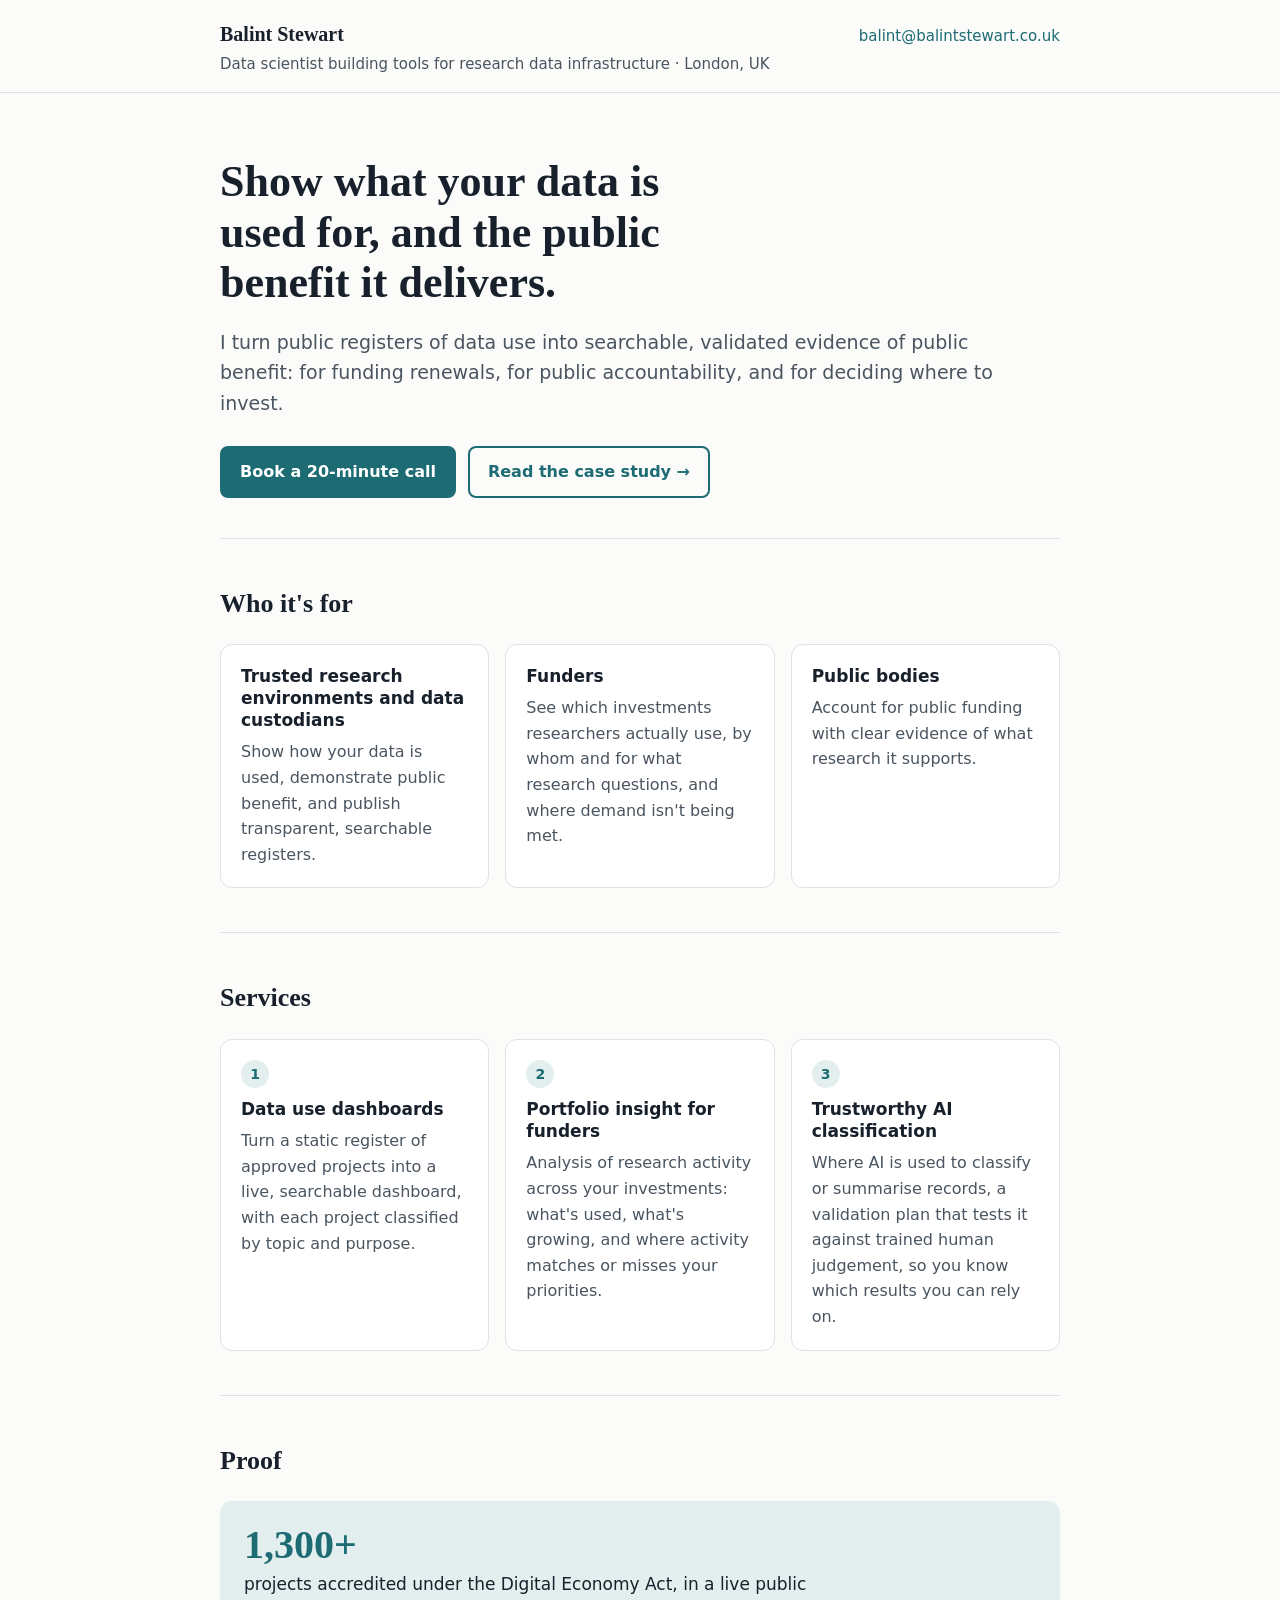
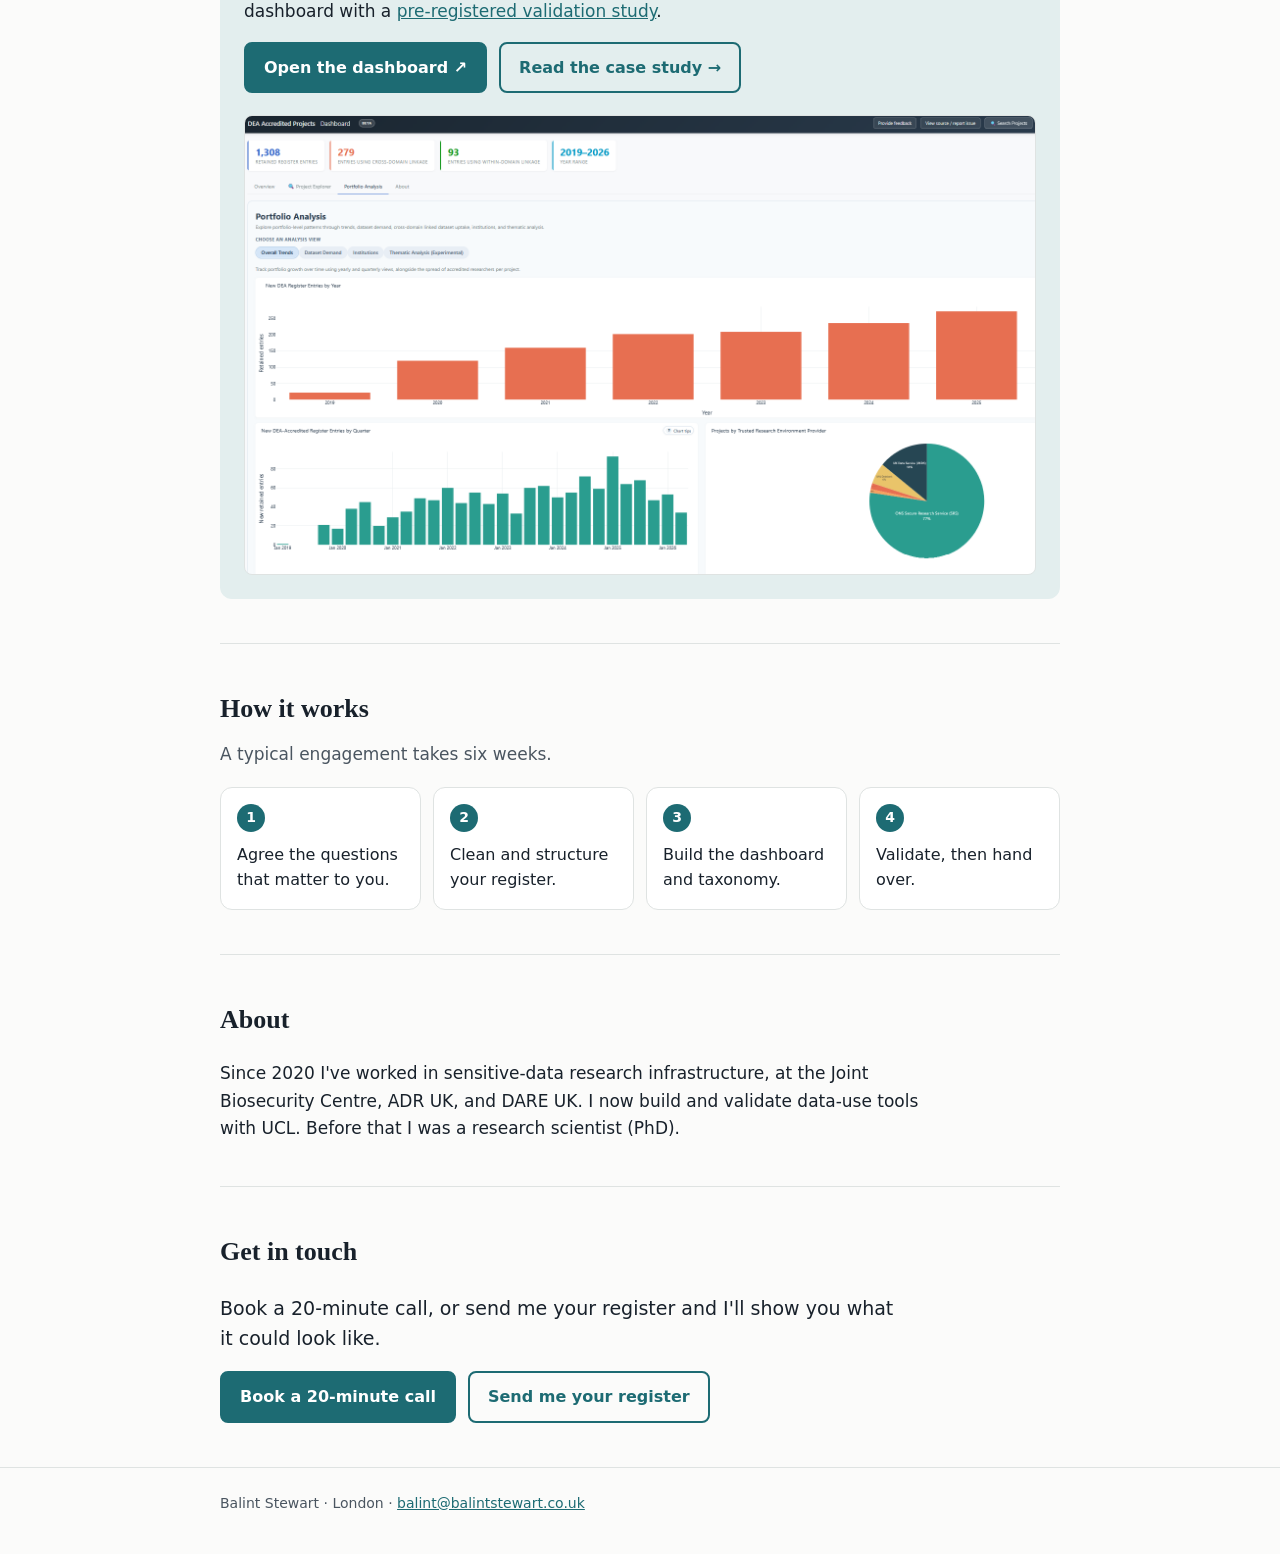
<file: index.html>
<!doctype html>
<html lang="en-GB">
<head>
<meta charset="utf-8">
<meta name="viewport" content="width=device-width, initial-scale=1">
<title>Balint Stewart | Data use evidence for research data infrastructure</title>
<meta name="description" content="Searchable, validated evidence of what your data is used for and the public benefit it delivers. Dashboards and analysis for trusted research environments, data custodians, funders and public bodies.">
<meta property="og:title" content="Balint Stewart | Data use evidence for research data infrastructure">
<meta property="og:description" content="Searchable, validated evidence of what your data is used for and the public benefit it delivers.">
<meta property="og:type" content="website">
<meta name="theme-color" content="#fbfbfa">
<link rel="stylesheet" href="style.css?v=3">
</head>
<body>

<header class="top">
  <div class="wrap">
    <div>
      <p class="name">Balint Stewart</p>
      <p class="role">Data scientist building tools for research data infrastructure · London, UK</p>
    </div>
    <div class="contact"><a href="mailto:balint@balintstewart.co.uk">balint@balintstewart.co.uk</a></div>
  </div>
</header>

<main class="wrap">

  <div class="hero">
    <h1>Show what your data is used for, and the public benefit it delivers.</h1>
    <p>I turn public registers of data use into searchable, validated evidence of public benefit: for funding renewals, for public accountability, and for deciding where to invest.</p>
    <div class="btns">
      <a class="btn primary" href="mailto:balint@balintstewart.co.uk?subject=20-minute%20call">Book a 20-minute call</a>
      <a class="btn ghost" href="case-study.html">Read the case study →</a>
    </div>
  </div>

  <section>
    <h2>Who it's for</h2>
    <div class="grid">
      <div class="card">
        <h3>Trusted research environments and data custodians</h3>
        <p>Show how your data is used, demonstrate public benefit, and publish transparent, searchable registers.</p>
      </div>
      <div class="card">
        <h3>Funders</h3>
        <p>See which investments researchers actually use, by whom and for what research questions, and where demand isn't being met.</p>
      </div>
      <div class="card">
        <h3>Public bodies</h3>
        <p>Account for public funding with clear evidence of what research it supports.</p>
      </div>
    </div>
  </section>

  <section>
    <h2>Services</h2>
    <div class="grid">
      <div class="card">
        <span class="num">1</span>
        <h3>Data use dashboards</h3>
        <p>Turn a static register of approved projects into a live, searchable dashboard, with each project classified by topic and purpose.</p>
      </div>
      <div class="card">
        <span class="num">2</span>
        <h3>Portfolio insight for funders</h3>
        <p>Analysis of research activity across your investments: what's used, what's growing, and where activity matches or misses your priorities.</p>
      </div>
      <div class="card">
        <span class="num">3</span>
        <h3>Trustworthy AI classification</h3>
        <p>Where AI is used to classify or summarise records, a validation plan that tests it against trained human judgement, so you know which results you can rely on.</p>
      </div>
    </div>
  </section>

  <section>
    <h2>Proof</h2>
    <div class="proof">
      <div class="proof-head">
        <div>
          <div class="stat">1,300+</div>
          <p>projects accredited under the Digital Economy Act, in a live public dashboard with a <a href="https://osf.io/3hsnj/overview">pre-registered validation study</a>.</p>
        </div>
        <div class="btns">
          <a class="btn primary" href="https://adr-dea-project.onrender.com/">Open the dashboard ↗</a>
          <a class="btn ghost" href="case-study.html">Read the case study →</a>
        </div>
      </div>
      <a class="shot" href="https://adr-dea-project.onrender.com/"><img src="dashboard.png" alt="The DEA Accredited Projects dashboard, Portfolio Analysis view: new register entries by year, new entries by quarter from 2019 to 2026, and a breakdown of projects by Trusted Research Environment provider." width="1612" height="934"></a>
    </div>
  </section>

  <section>
    <h2>How it works</h2>
    <p class="lead">A typical engagement takes six weeks.</p>
    <ol class="steps">
      <li>Agree the questions that matter to you.</li>
      <li>Clean and structure your register.</li>
      <li>Build the dashboard and taxonomy.</li>
      <li>Validate, then hand over.</li>
    </ol>
  </section>

  <section class="text">
    <h2>About</h2>
    <p>Since 2020 I've worked in sensitive-data research infrastructure, at the Joint Biosecurity Centre, ADR UK, and DARE UK. I now build and validate data-use tools with UCL. Before that I was a research scientist (PhD).</p>
  </section>

  <section class="cta">
    <h2>Get in touch</h2>
    <p>Book a 20-minute call, or send me your register and I'll show you what it could look like.</p>
    <div class="btns">
      <a class="btn primary" href="mailto:balint@balintstewart.co.uk?subject=20-minute%20call">Book a 20-minute call</a>
      <a class="btn ghost" href="mailto:balint@balintstewart.co.uk?subject=Our%20data%20use%20register">Send me your register</a>
    </div>
  </section>

</main>

<footer>
  <div class="wrap">Balint Stewart · London · <a href="mailto:balint@balintstewart.co.uk">balint@balintstewart.co.uk</a></div>
</footer>

</body>
</html>
</file>
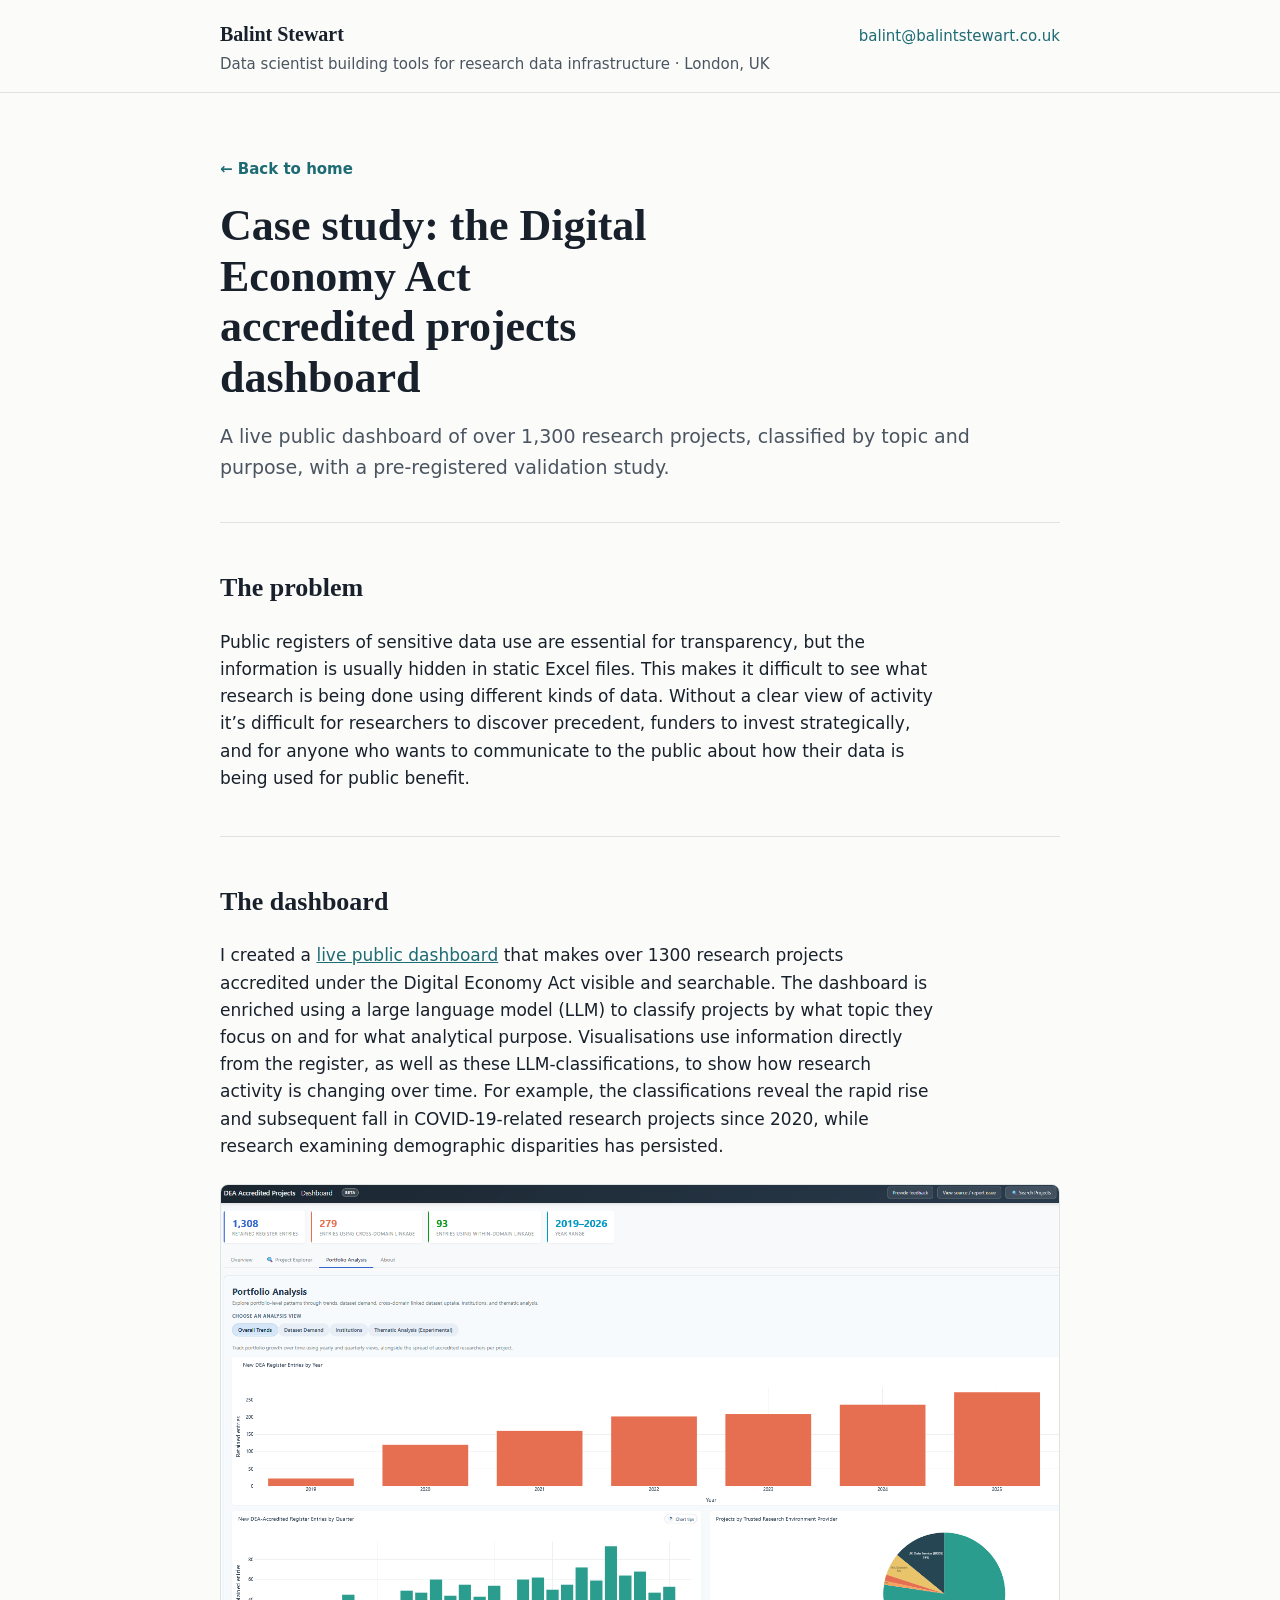
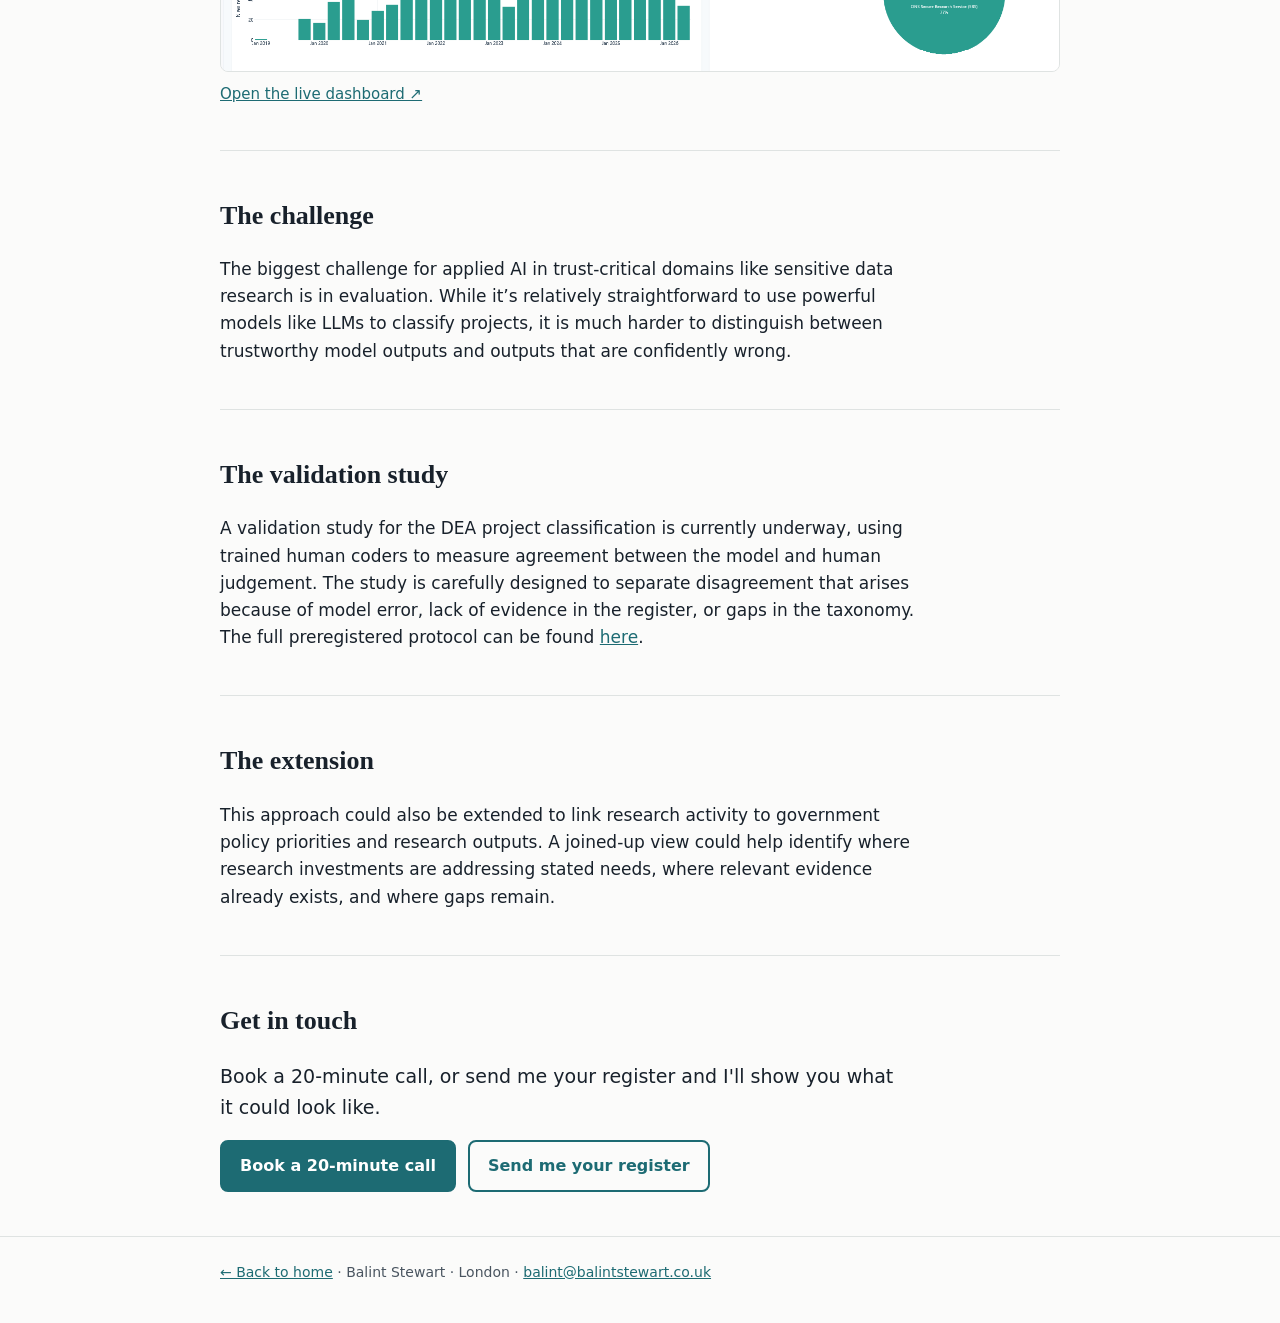
<file: case-study.html>
<!doctype html>
<html lang="en-GB">
<head>
<meta charset="utf-8">
<meta name="viewport" content="width=device-width, initial-scale=1">
<title>Case study: DEA accredited projects dashboard | Balint Stewart</title>
<meta name="description" content="A live public dashboard of over 1,300 research projects accredited under the Digital Economy Act, classified by topic and purpose, with a pre-registered validation study.">
<meta property="og:title" content="Case study: DEA accredited projects dashboard">
<meta property="og:description" content="A live public dashboard of over 1,300 research projects accredited under the Digital Economy Act, classified by topic and purpose, with a pre-registered validation study.">
<meta property="og:type" content="article">
<meta name="theme-color" content="#fbfbfa">
<link rel="stylesheet" href="style.css?v=3">
</head>
<body>

<header class="top">
  <div class="wrap">
    <div>
      <p class="name"><a href="./">Balint Stewart</a></p>
      <p class="role">Data scientist building tools for research data infrastructure · London, UK</p>
    </div>
    <div class="contact"><a href="mailto:balint@balintstewart.co.uk">balint@balintstewart.co.uk</a></div>
  </div>
</header>

<main class="wrap">

  <div class="hero">
    <p class="back"><a href="./">&larr; Back to home</a></p>
    <h1>Case study: the Digital Economy Act accredited projects dashboard</h1>
    <p>A live public dashboard of over 1,300 research projects, classified by topic and purpose, with a pre-registered validation study.</p>
  </div>

  <section class="text">
    <h2>The problem</h2>
    <p>Public registers of sensitive data use are essential for transparency, but the information is usually hidden in static Excel files. This makes it difficult to see what research is being done using different kinds of data. Without a clear view of activity it&rsquo;s difficult for researchers to discover precedent, funders to invest strategically, and for anyone who wants to communicate to the public about how their data is being used for public benefit.</p>
  </section>

  <section class="text">
    <h2>The dashboard</h2>
    <p>I created a <a href="https://adr-dea-project.onrender.com/">live public dashboard</a> that makes over 1300 research projects accredited under the Digital Economy Act visible and searchable. The dashboard is enriched using a large language model (LLM) to classify projects by what topic they focus on and for what analytical purpose. Visualisations use information directly from the register, as well as these LLM-classifications, to show how research activity is changing over time. For example, the classifications reveal the rapid rise and subsequent fall in COVID-19-related research projects since 2020, while research examining demographic disparities has persisted.</p>
    <figure class="shot">
      <a class="shot" href="https://adr-dea-project.onrender.com/"><img src="dashboard.png" alt="The DEA Accredited Projects dashboard, Portfolio Analysis view: new register entries by year, new entries by quarter from 2019 to 2026, and a breakdown of projects by Trusted Research Environment provider." width="1612" height="934"></a>
      <figcaption><a href="https://adr-dea-project.onrender.com/">Open the live dashboard ↗</a></figcaption>
    </figure>
  </section>

  <section class="text">
    <h2>The challenge</h2>
    <p>The biggest challenge for applied AI in trust-critical domains like sensitive data research is in evaluation. While it&rsquo;s relatively straightforward to use powerful models like LLMs to classify projects, it is much harder to distinguish between trustworthy model outputs and outputs that are confidently wrong.</p>
  </section>

  <section class="text">
    <h2>The validation study</h2>
    <p>A validation study for the DEA project classification is currently underway, using trained human coders to measure agreement between the model and human judgement. The study is carefully designed to separate disagreement that arises because of model error, lack of evidence in the register, or gaps in the taxonomy. The full preregistered protocol can be found <a href="https://osf.io/3hsnj/overview">here</a>.</p>
  </section>

  <section class="text">
    <h2>The extension</h2>
    <p>This approach could also be extended to link research activity to government policy priorities and research outputs. A joined-up view could help identify where research investments are addressing stated needs, where relevant evidence already exists, and where gaps remain.</p>
  </section>

  <section class="cta">
    <h2>Get in touch</h2>
    <p>Book a 20-minute call, or send me your register and I'll show you what it could look like.</p>
    <div class="btns">
      <a class="btn primary" href="mailto:balint@balintstewart.co.uk?subject=20-minute%20call">Book a 20-minute call</a>
      <a class="btn ghost" href="mailto:balint@balintstewart.co.uk?subject=Our%20data%20use%20register">Send me your register</a>
    </div>
  </section>

</main>

<footer>
  <div class="wrap"><a href="./">&larr; Back to home</a> · Balint Stewart · London · <a href="mailto:balint@balintstewart.co.uk">balint@balintstewart.co.uk</a></div>
</footer>

</body>
</html>
</file>
<file: style.css>
:root{
  --bg:#fbfbfa; --ink:#18212B; --muted:#4a5560; --teal:#1D6B73; --teal-dark:#14525a;
  --tint:#E3EEEE; --line:#dfe3e2; --card:#ffffff;
}
*{box-sizing:border-box}
html{-webkit-text-size-adjust:100%}
body{margin:0;background:var(--bg);color:var(--ink);font:17px/1.6 system-ui,-apple-system,"Segoe UI",Roboto,Helvetica,Arial,sans-serif}
a{color:var(--teal)}
a:hover{color:var(--teal-dark)}
.wrap{max-width:880px;margin:0 auto;padding:0 20px}

/* header */
header.top{border-bottom:1px solid var(--line);background:var(--bg)}
header.top .wrap{display:flex;flex-wrap:wrap;justify-content:space-between;align-items:baseline;gap:6px 24px;padding-top:18px;padding-bottom:16px}
.name{font-family:Georgia,"Times New Roman",serif;font-weight:700;font-size:20px;margin:0}
.name a{color:inherit;text-decoration:none}
.role{color:var(--muted);font-size:15px;margin:2px 0 0}
.contact{font-size:15px;color:var(--muted)}
.contact a{text-decoration:none}

/* hero */
.hero{padding:64px 0 40px}
.hero h1{font-family:Georgia,"Times New Roman",serif;font-size:clamp(30px,5vw,44px);line-height:1.15;margin:0 0 18px;max-width:20ch}
.hero p{font-size:19px;color:var(--muted);max-width:42em;margin:0 0 28px}
.hero p:last-child{margin-bottom:0}
.hero p.back{font-size:15px;margin:0 0 20px}
.back a{text-decoration:none;font-weight:600}
.back a:hover{text-decoration:underline}

/* buttons */
.btns{display:flex;flex-wrap:wrap;gap:12px}
.btn{display:inline-block;padding:11px 18px;border-radius:8px;font-weight:600;font-size:16px;text-decoration:none;border:2px solid var(--teal)}
.btn.primary{background:var(--teal);color:#fff}
.btn.primary:hover{background:var(--teal-dark);border-color:var(--teal-dark);color:#fff}
.btn.ghost{background:transparent;color:var(--teal)}
.btn.ghost:hover{background:var(--tint)}

/* sections */
section{padding:44px 0;border-top:1px solid var(--line)}
h2{font-family:Georgia,"Times New Roman",serif;font-size:26px;margin:0 0 20px}
.text p{max-width:42em;margin:0}
.text p + p{margin-top:14px}

/* cards */
.grid{display:grid;gap:16px;grid-template-columns:repeat(3,1fr)}
.card{background:var(--card);border:1px solid var(--line);border-radius:12px;padding:20px}
.card h3{font-size:17px;margin:0 0 8px;line-height:1.3}
.card p{margin:0;color:var(--muted);font-size:16px}
.num{display:inline-flex;align-items:center;justify-content:center;width:28px;height:28px;border-radius:50%;background:var(--tint);color:var(--teal);font-weight:700;font-size:14px;margin-bottom:10px}

/* proof */
.proof{background:var(--tint);border-radius:12px;padding:24px}
.proof-head{display:flex;flex-wrap:wrap;gap:16px 28px;align-items:center;justify-content:space-between}
.proof .stat{font-family:Georgia,"Times New Roman",serif;font-size:40px;font-weight:700;color:var(--teal);line-height:1}
.proof p{margin:6px 0 0;max-width:36em}
.proof .shot{margin-top:22px}

/* dashboard screenshot */
.shot{display:block;margin:0}
.shot img{display:block;width:100%;height:auto;border:1px solid var(--line);border-radius:8px;background:#fff}
figure.shot{margin-top:24px}
figcaption{margin-top:10px;font-size:15px;color:var(--muted)}

/* engagement steps */
.steps{list-style:none;margin:0;padding:0;display:grid;grid-template-columns:repeat(4,1fr);gap:12px;counter-reset:s}
.steps li{counter-increment:s;background:var(--card);border:1px solid var(--line);border-radius:12px;padding:16px;font-size:16px}
.steps li::before{content:counter(s);display:flex;align-items:center;justify-content:center;width:28px;height:28px;border-radius:50%;background:var(--teal);color:#fff;font-weight:700;font-size:14px;margin-bottom:10px}
.lead{color:var(--muted);margin:-8px 0 18px}

.cta p{font-size:19px;margin:0 0 18px;max-width:36em}

footer{border-top:1px solid var(--line);padding:24px 0 40px;color:var(--muted);font-size:14px}

@media (max-width:760px){
  .grid{grid-template-columns:1fr}
  .steps{grid-template-columns:1fr 1fr}
  .hero{padding:44px 0 28px}
  .proof{padding:18px}
}
@media (max-width:420px){ .steps{grid-template-columns:1fr} }
</file>
